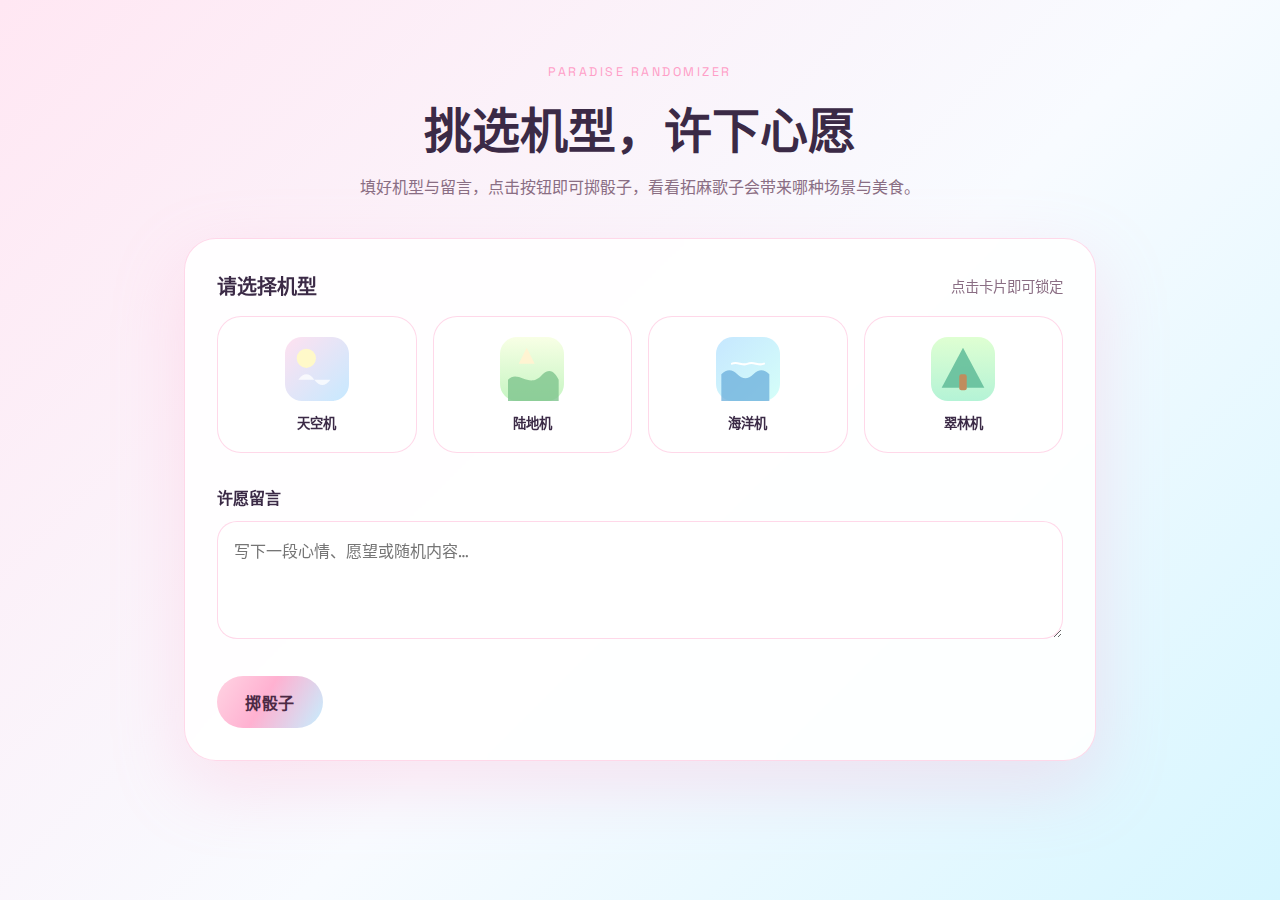
<file: index.html>
<!DOCTYPE html>
<html lang="zh-CN">
<head>
    <meta charset="UTF-8" />
    <meta name="viewport" content="width=device-width, initial-scale=1.0" />
    <title>拓麻随机许愿机</title>
    <link rel="preconnect" href="https://fonts.googleapis.com" />
    <link rel="preconnect" href="https://fonts.gstatic.com" crossorigin />
    <link href="https://fonts.googleapis.com/css2?family=Space+Grotesk:wght@400;600&display=swap" rel="stylesheet" />
    <link rel="stylesheet" href="/static/styles.css" />
</head>
<body>
    <main class="shell">
        <header class="hero">
            <p class="eyebrow">Paradise Randomizer</p>
            <h1>挑选机型，许下心愿</h1>
            <p class="lede">填好机型与留言，点击按钮即可掷骰子，看看拓麻歌子会带来哪种场景与美食。</p>
        </header>

        <section class="panel">
            <form id="wish-form" class="form">
                <div class="form-section">
                    <div class="section-header">
                        <h2>请选择机型</h2>
                        <span class="hint">点击卡片即可锁定</span>
                    </div>
                    <div class="machine-grid">
                        <button type="button" class="machine-card" data-machine="天空机">
                            <img src="/static/images/sky.svg" alt="天空机" />
                            <span>天空机</span>
                        </button>
                        <button type="button" class="machine-card" data-machine="陆地机">
                            <img src="/static/images/land.svg" alt="陆地机" />
                            <span>陆地机</span>
                        </button>
                        <button type="button" class="machine-card" data-machine="海洋机">
                            <img src="/static/images/ocean.svg" alt="海洋机" />
                            <span>海洋机</span>
                        </button>
                        <button type="button" class="machine-card" data-machine="翠林机">
                            <img src="/static/images/forest.svg" alt="翠林机" />
                            <span>翠林机</span>
                        </button>
                    </div>
                </div>

                <div class="form-section">
                    <label for="wish-input">许愿留言</label>
                    <textarea id="wish-input" name="wish" rows="4" placeholder="写下一段心情、愿望或随机内容…"></textarea>
                </div>

                <div class="actions">
                    <button type="submit" class="primary">掷骰子</button>
                    <p class="status" id="status-text"></p>
                </div>
            </form>

            <div id="result-card" class="result-card hidden">
                <h3>随机结果</h3>
                <div class="result-row">
                    <span>场景</span>
                    <strong id="scene-value">—</strong>
                </div>
                <div class="result-row">
                    <span>食物</span>
                    <strong id="food-value">—</strong>
                </div>
                <div class="result-row">
                    <span>miss 档位</span>
                    <strong id="miss-value">—</strong>
                </div>
            </div>
        </section>
    </main>

    <script src="/static/app.js"></script>
</body>
</html>
</file>
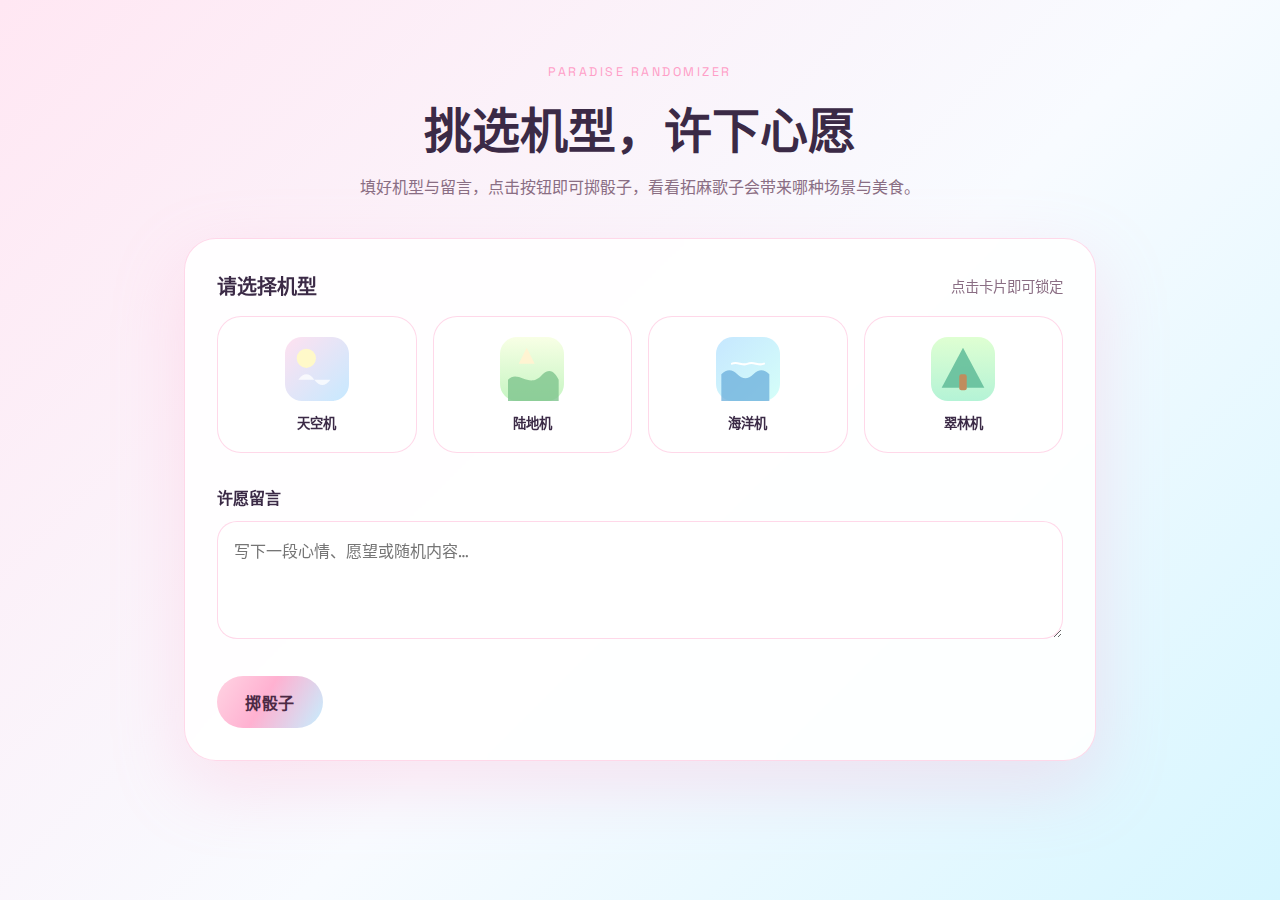
<file: static/index.html>
<!DOCTYPE html>
<html lang="zh-CN">
<head>
    <meta charset="UTF-8" />
    <meta name="viewport" content="width=device-width, initial-scale=1.0" />
    <title>拓麻随机许愿机</title>
    <link rel="preconnect" href="https://fonts.googleapis.com" />
    <link rel="preconnect" href="https://fonts.gstatic.com" crossorigin />
    <link href="https://fonts.googleapis.com/css2?family=Space+Grotesk:wght@400;600&display=swap" rel="stylesheet" />
    <link rel="stylesheet" href="styles.css" />
</head>
<body>
    <main class="shell">
        <header class="hero">
            <p class="eyebrow">Paradise Randomizer</p>
            <h1>挑选机型，许下心愿</h1>
            <p class="lede">填好机型与留言，点击按钮即可掷骰子，看看拓麻歌子会带来哪种场景与美食。</p>
        </header>

        <section class="panel">
            <form id="wish-form" class="form">
                <div class="form-section">
                    <div class="section-header">
                        <h2>请选择机型</h2>
                        <span class="hint">点击卡片即可锁定</span>
                    </div>
                    <div class="machine-grid">
                        <button type="button" class="machine-card" data-machine="天空机">
                            <img src="images/sky.svg" alt="天空机" />
                            <span>天空机</span>
                        </button>
                        <button type="button" class="machine-card" data-machine="陆地机">
                            <img src="images/land.svg" alt="陆地机" />
                            <span>陆地机</span>
                        </button>
                        <button type="button" class="machine-card" data-machine="海洋机">
                            <img src="images/ocean.svg" alt="海洋机" />
                            <span>海洋机</span>
                        </button>
                        <button type="button" class="machine-card" data-machine="翠林机">
                            <img src="images/forest.svg" alt="翠林机" />
                            <span>翠林机</span>
                        </button>
                    </div>
                </div>

                <div class="form-section">
                    <label for="wish-input">许愿留言</label>
                    <textarea id="wish-input" name="wish" rows="4" placeholder="写下一段心情、愿望或随机内容…"></textarea>
                </div>

                <div class="actions">
                    <button type="submit" class="primary">掷骰子</button>
                    <p class="status" id="status-text"></p>
                </div>
            </form>

            <div id="result-card" class="result-card hidden">
                <h3>随机结果</h3>
                <div class="result-row">
                    <span>场景</span>
                    <strong id="scene-value">—</strong>
                </div>
                <div class="result-row">
                    <span>食物</span>
                    <strong id="food-value">—</strong>
                </div>
                <div class="result-row">
                    <span>miss 档位</span>
                    <strong id="miss-value">—</strong>
                </div>
            </div>
        </section>
    </main>

    <script src="app.js"></script>
</body>
</html>
</file>
<file: static/styles.css>
:root {
    --bg: #fff8fd;
    --card: rgba(255, 255, 255, 0.9);
    --accent: #ff9ec7;
    --accent-2: #a8d7ff;
    --accent-soft: rgba(255, 158, 199, 0.25);
    --text: #3b2a46;
    --muted: #8a6e84;
    --border: rgba(255, 158, 199, 0.4);
    --danger: #ff7a8a;
    font-family: 'Space Grotesk', 'Segoe UI', sans-serif;
}

* {
    box-sizing: border-box;
    margin: 0;
    padding: 0;
}

body {
    min-height: 100vh;
    background: linear-gradient(135deg, #ffe7f3 0%, #f8fbff 55%, #d6f6ff 100%);
    color: var(--text);
}

.shell {
    max-width: 960px;
    padding: 64px 24px 96px;
    margin: 0 auto;
}

.hero {
    text-align: center;
    margin-bottom: 40px;
    color: var(--text);
}

.eyebrow {
    letter-spacing: 0.2em;
    text-transform: uppercase;
    font-size: 0.78rem;
    color: var(--accent);
    margin-bottom: 12px;
}

.hero h1 {
    font-size: clamp(2rem, 4vw, 3rem);
    margin-bottom: 12px;
}

.lede {
    color: var(--muted);
    max-width: 560px;
    margin: 0 auto;
}

.panel {
    background: var(--card);
    border-radius: 32px;
    padding: 32px;
    border: 1px solid var(--border);
    box-shadow: 0 25px 70px rgba(255, 158, 199, 0.25);
    backdrop-filter: blur(8px);
}

.form-section + .form-section {
    margin-top: 32px;
}

.section-header {
    display: flex;
    align-items: center;
    justify-content: space-between;
    margin-bottom: 16px;
}

.section-header h2 {
    font-size: 1.25rem;
}

.hint {
    font-size: 0.9rem;
    color: var(--muted);
}

.machine-grid {
    display: grid;
    grid-template-columns: repeat(auto-fit, minmax(140px, 1fr));
    gap: 16px;
}

.machine-card {
    border: 1px solid var(--border);
    border-radius: 24px;
    background: rgba(255, 255, 255, 0.85);
    padding: 20px 16px;
    text-align: center;
    color: var(--text);
    cursor: pointer;
    transition: transform 0.2s ease, border-color 0.2s ease, background 0.2s ease, box-shadow 0.2s ease;
    display: flex;
    flex-direction: column;
    align-items: center;
    justify-content: center;
    text-align: center;
}

.machine-card img {
    width: 64px;
    height: 64px;
    display: block;
    margin: 0 auto 12px;
}

.machine-card span {
    font-weight: 600;
    display: block;
    width: 100%;
}

.machine-card:hover {
    transform: translateY(-4px);
    border-color: var(--accent);
    box-shadow: 0 12px 25px rgba(255, 158, 199, 0.3);
}

.machine-card.active {
    border-color: var(--accent);
    box-shadow: 0 0 0 3px var(--accent-soft);
    background: linear-gradient(135deg, rgba(255, 158, 199, 0.15), rgba(168, 215, 255, 0.25));
}

label {
    display: block;
    font-weight: 600;
    margin-bottom: 12px;
}

textarea {
    width: 100%;
    border-radius: 20px;
    border: 1px solid var(--border);
    background: rgba(255, 255, 255, 0.75);
    color: var(--text);
    padding: 16px;
    resize: vertical;
    font-family: inherit;
    font-size: 1rem;
}

textarea:focus {
    outline: none;
    border-color: var(--accent);
    box-shadow: 0 0 0 3px var(--accent-soft);
}

.actions {
    margin-top: 32px;
    display: flex;
    flex-wrap: wrap;
    gap: 16px;
    align-items: center;
}

.primary {
    border: none;
    border-radius: 999px;
    padding: 14px 28px;
    font-size: 1rem;
    font-weight: 600;
    letter-spacing: 0.04em;
    text-transform: uppercase;
    background: linear-gradient(120deg, #ffd4e3, #ffb1d1 45%, #c5efff);
    color: #4b2a45;
    cursor: pointer;
    transition: transform 0.2s ease, box-shadow 0.2s ease;
}

.primary:hover {
    transform: translateY(-2px);
    box-shadow: 0 12px 30px rgba(255, 177, 209, 0.4);
}


.status {
    min-height: 20px;
    font-size: 0.9rem;
    color: var(--muted);
}

.status.error {
    color: var(--danger);
}

.result-card {
    margin-top: 32px;
    padding: 24px;
    border-radius: 24px;
    border: 1px solid rgba(255, 177, 209, 0.4);
    background: linear-gradient(135deg, rgba(255, 255, 255, 0.9), rgba(255, 223, 248, 0.75));
    box-shadow: 0 15px 40px rgba(168, 215, 255, 0.35);
}

.result-card h3 {
    margin-bottom: 16px;
    font-size: 1.1rem;
}

.result-row {
    display: flex;
    justify-content: space-between;
    padding: 12px 0;
    border-bottom: 1px solid rgba(58, 42, 70, 0.12);
}

.result-row:last-child {
    border-bottom: none;
}

.result-row span {
    color: var(--muted);
}

.result-row strong {
    font-size: 1.1rem;
}

.hidden {
    display: none;
}

@media (max-width: 640px) {
    .panel {
        border-radius: 24px;
        padding: 24px;
    }

    .machine-grid {
        grid-template-columns: repeat(2, minmax(0, 1fr));
    }
}
</file>
